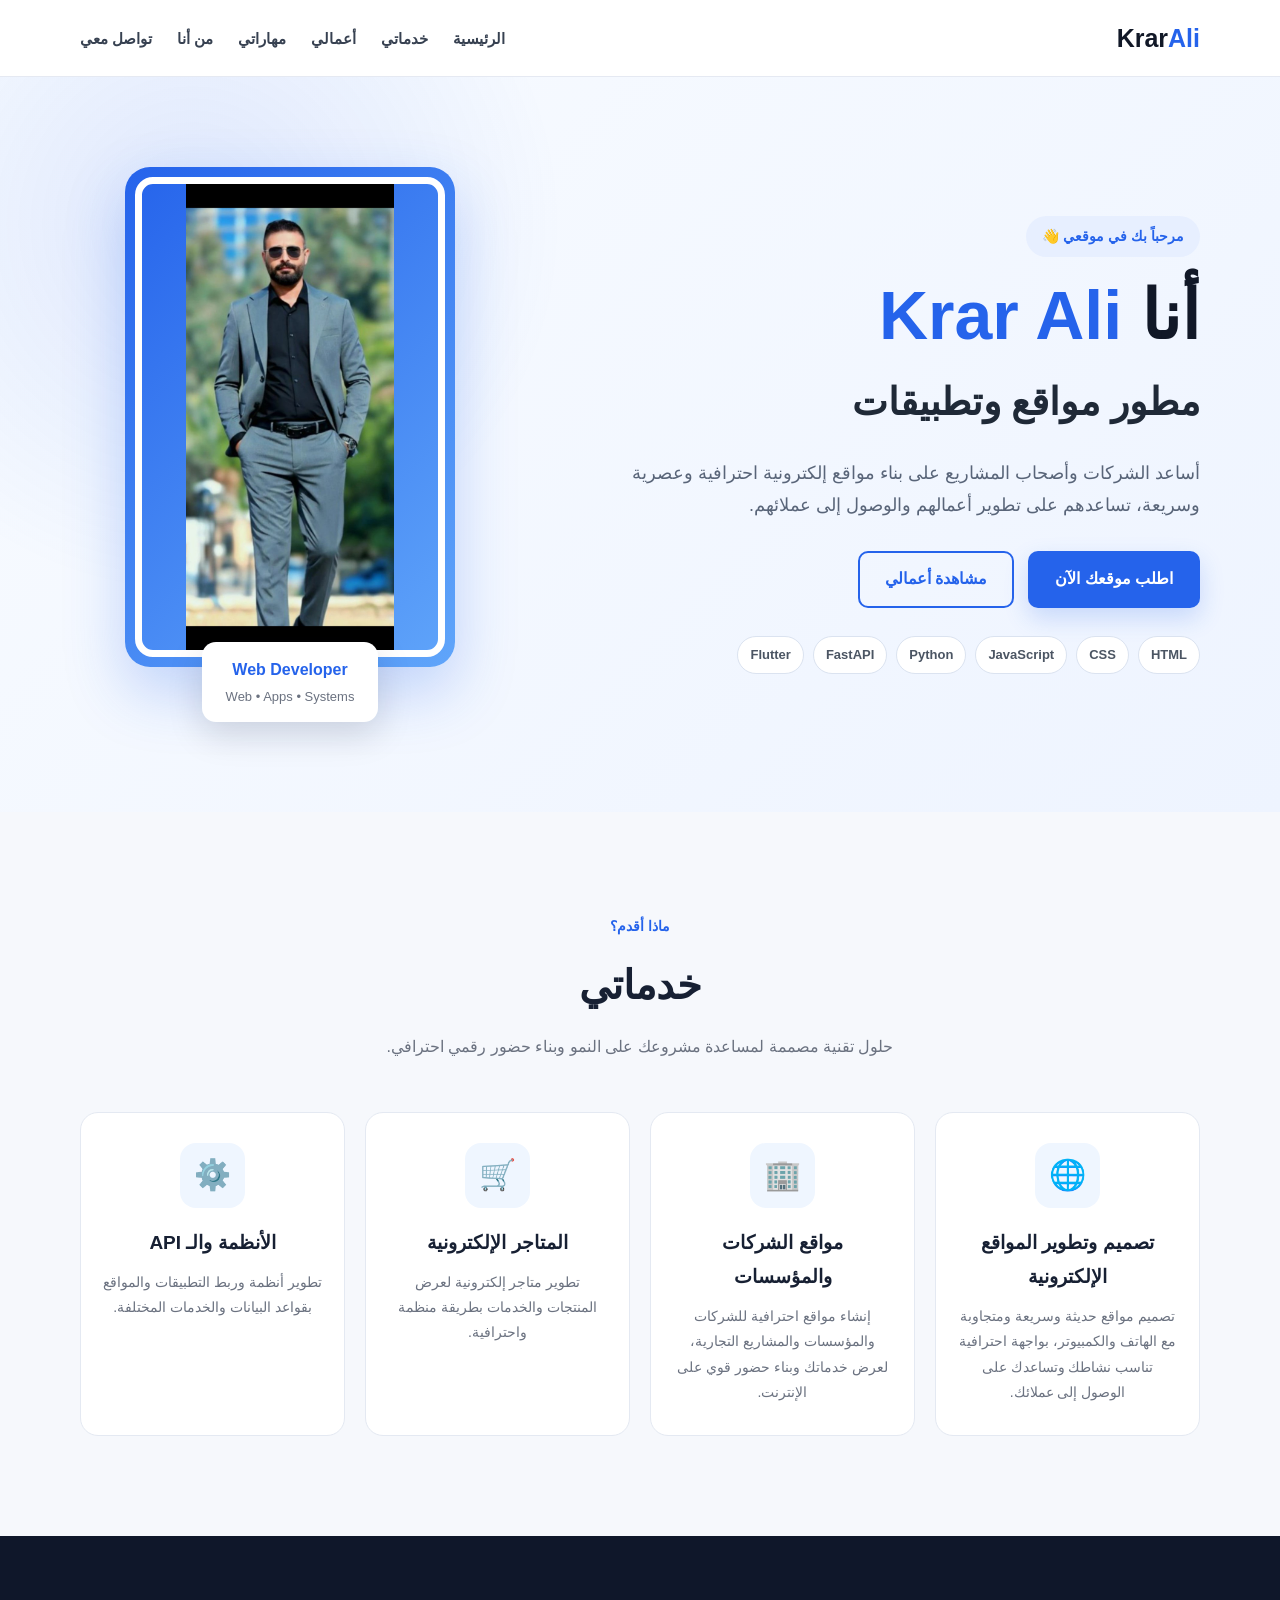
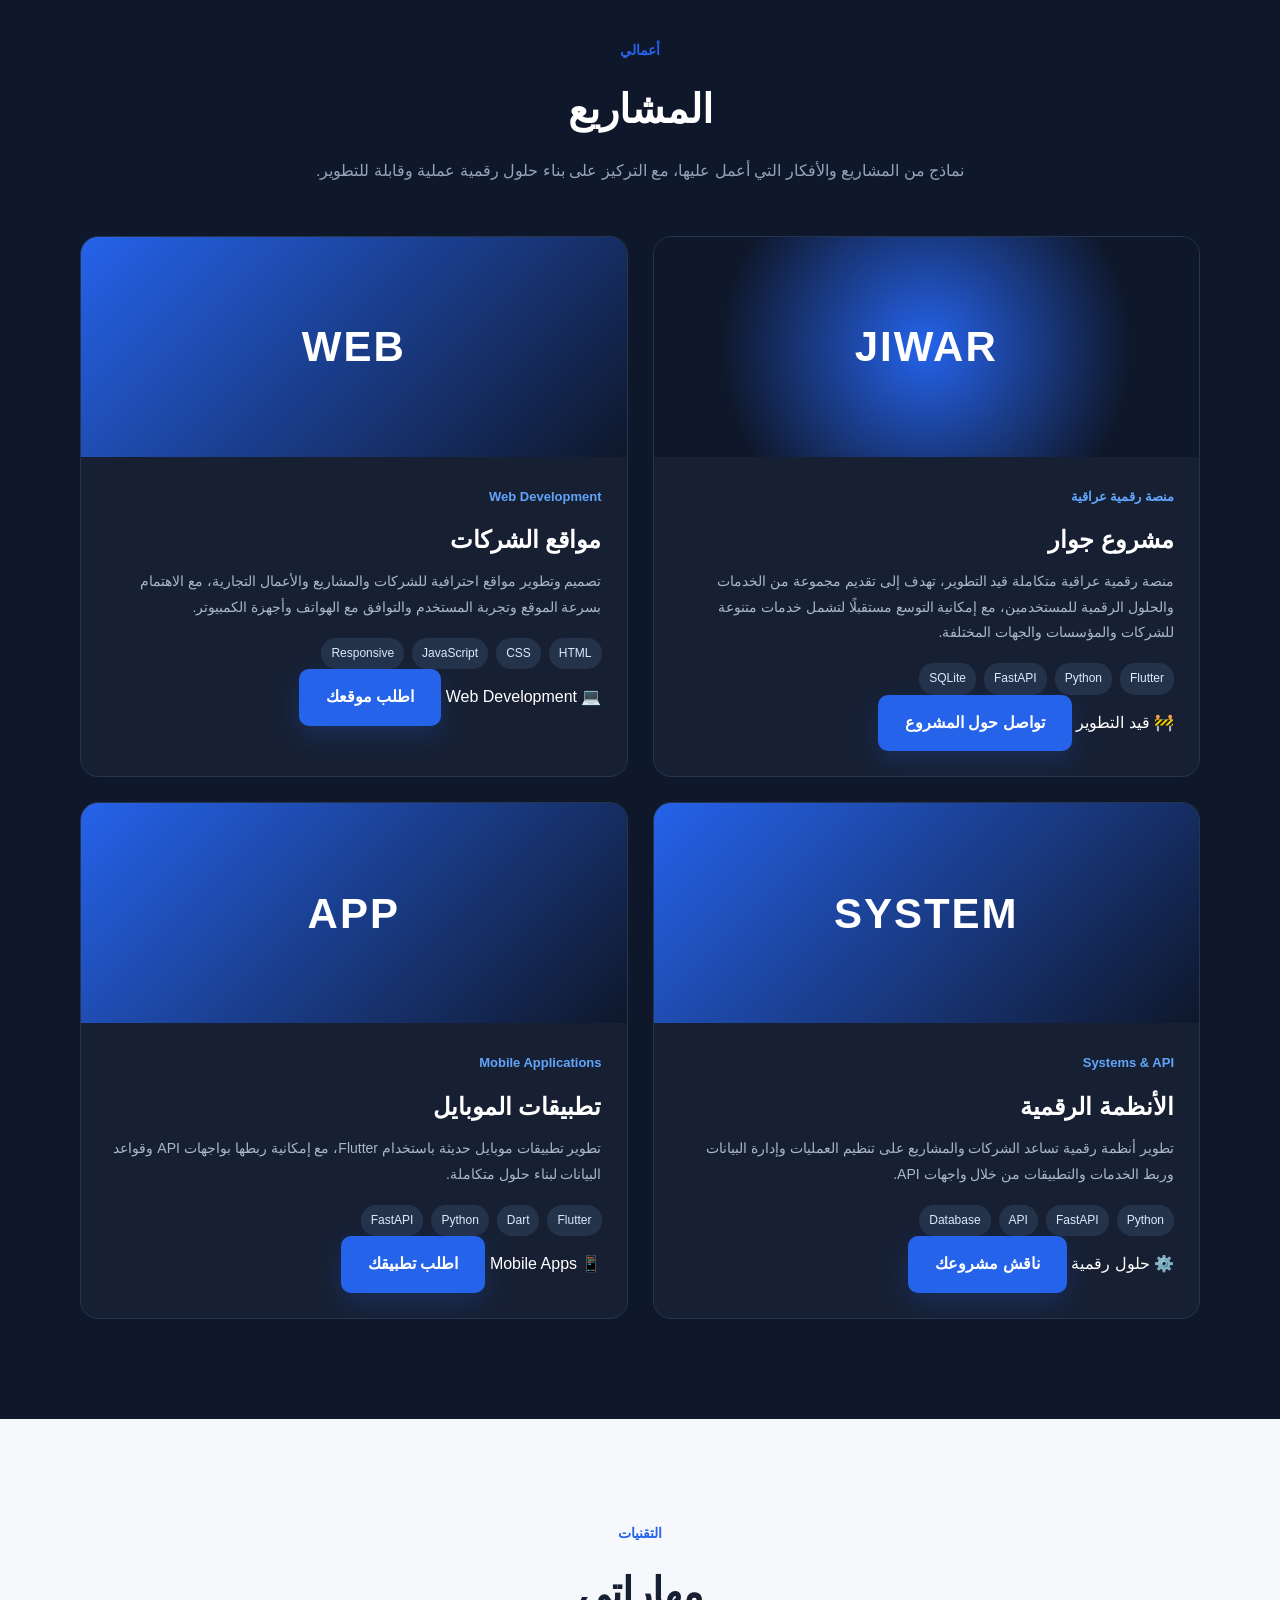
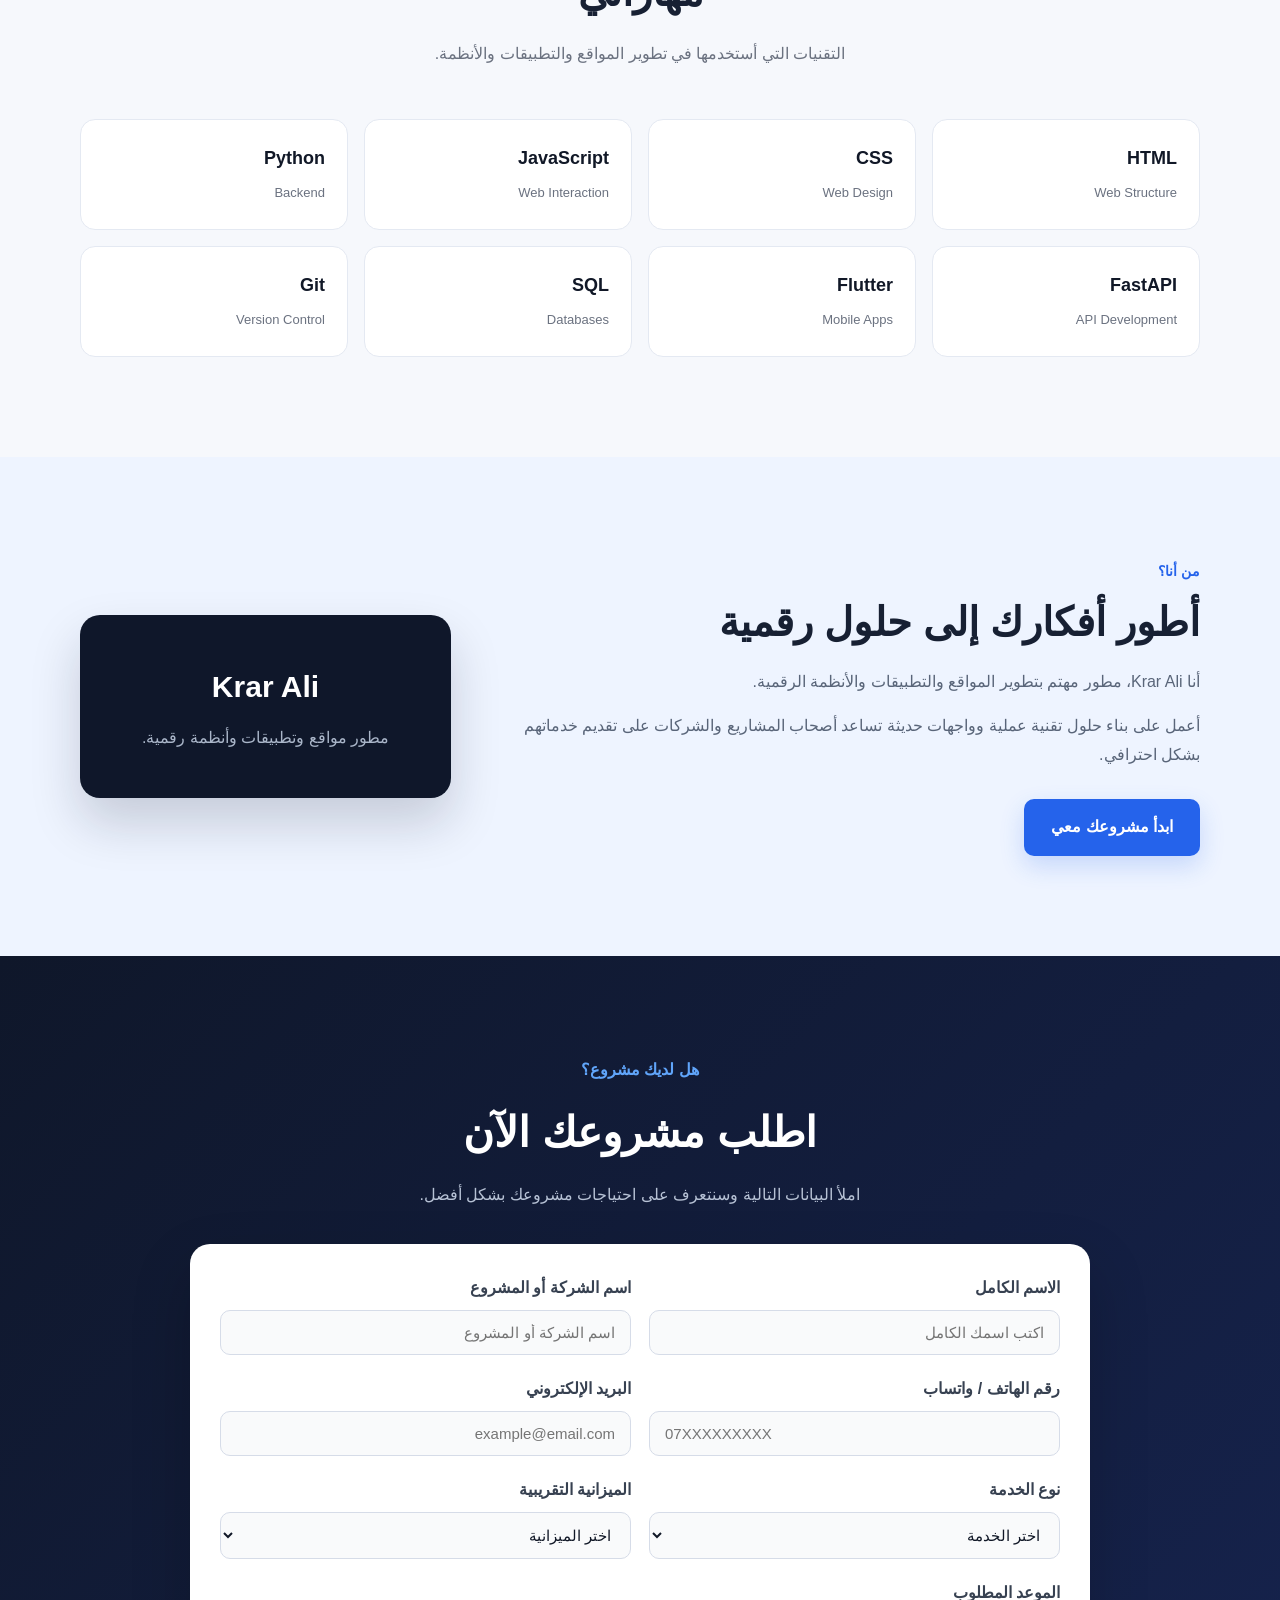
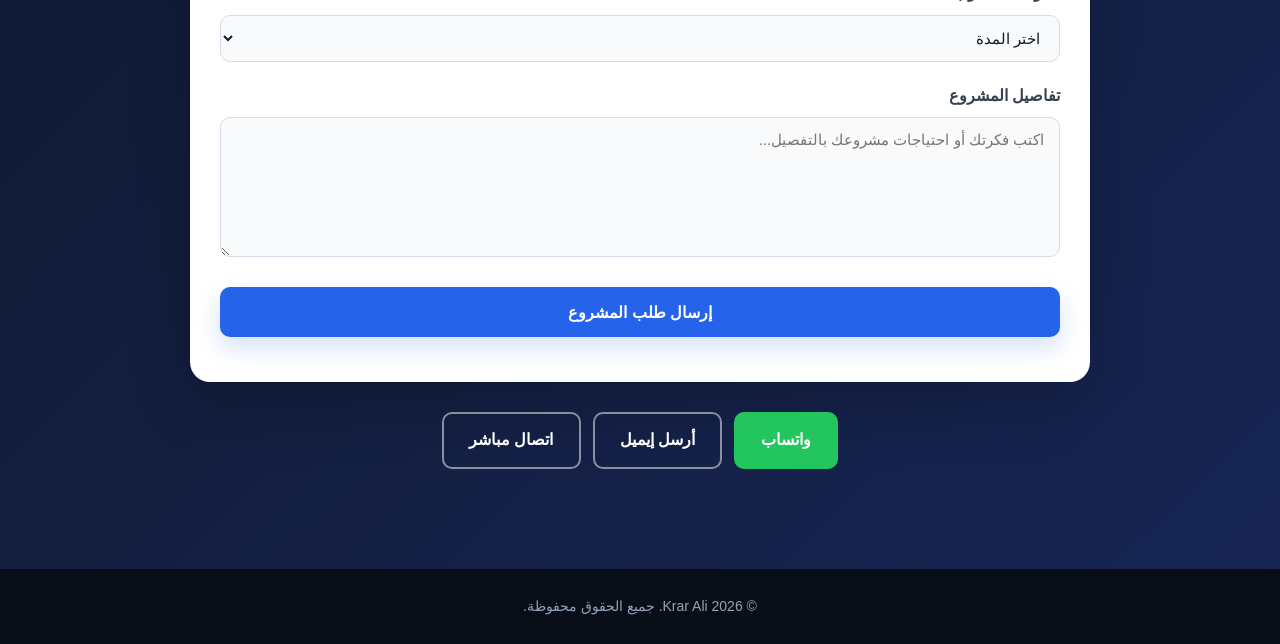
<file: index.html>
<!DOCTYPE html>
<html lang="ar" dir="rtl">

<head>
    <meta charset="UTF-8">
    <meta name="viewport" content="width=device-width, initial-scale=1.0">

    <meta
        name="description"
        content="Krar Ali - مطور مواقع وتطبيقات وأنظمة رقمية. تصميم وتطوير مواقع الشركات والمتاجر والأنظمة والتطبيقات."
    >

    <meta name="author" content="Krar Ali">

    <title>Krar Ali | مطور مواقع وتطبيقات</title>

    <link rel="stylesheet" href="style.css">
</head>

<body>

    <!-- Header -->
    <header class="header">
        <div class="container nav-container">

            <a href="#home" class="logo">
                Krar<span>Ali</span>
            </a>

            <nav class="navbar">
                <a href="#home">الرئيسية</a>
                <a href="#services">خدماتي</a>
                <a href="#projects">أعمالي</a>
                <a href="#skills">مهاراتي</a>
                <a href="#about">من أنا</a>
                <a href="#contact">تواصل معي</a>
            </nav>

        </div>
    </header>


    <main>

        <!-- Hero -->
        <section id="home" class="hero">

            <div class="container hero-container">

                <div class="hero-content">

                    <span class="hero-small-title">
                        مرحباً بك في موقعي 👋
                    </span>

                    <h1>
                        أنا <span>Krar Ali</span>
                    </h1>

                    <h2>
                        مطور مواقع وتطبيقات
                    </h2>

                    <p class="hero-description">
                        أساعد الشركات وأصحاب المشاريع على بناء
                        مواقع إلكترونية احترافية وعصرية وسريعة،
                        تساعدهم على تطوير أعمالهم والوصول إلى عملائهم.
                    </p>

                    <div class="hero-buttons">

                        <a href="#contact" class="btn btn-primary">
                            اطلب موقعك الآن
                        </a>

                        <a href="#projects" class="btn btn-outline">
                            مشاهدة أعمالي
                        </a>

                    </div>

                    <div class="hero-tech">
                        <span>HTML</span>
                        <span>CSS</span>
                        <span>JavaScript</span>
                        <span>Python</span>
                        <span>FastAPI</span>
                        <span>Flutter</span>
                    </div>

                </div>


                <div class="hero-profile">

                    <div class="profile-frame">

                        <img
                            src="images/23617.jpg"
                            alt="Krar Ali - مطور مواقع وتطبيقات"
                            class="profile-image"
                        >

                    </div>

                    <div class="profile-badge">

                        <strong>
                            Web Developer
                        </strong>

                        <span>
                            Web • Apps • Systems
                        </span>

                    </div>

                </div>

            </div>

        </section>


        <!-- Services -->
        <section id="services" class="section">

            <div class="container">

                <div class="section-title">

                    <span>
                        ماذا أقدم؟
                    </span>

                    <h2>
                        خدماتي
                    </h2>

                    <p>
                        حلول تقنية مصممة لمساعدة مشروعك على النمو
                        وبناء حضور رقمي احترافي.
                    </p>

                </div>


                <div class="services-grid">

                    <!-- الخدمة الأولى -->
                    <article class="service-card">

                        <div class="service-icon">
                            🌐
                        </div>

                        <h3>
                            تصميم وتطوير المواقع الإلكترونية
                        </h3>

                        <p>
                            تصميم مواقع حديثة وسريعة ومتجاوبة مع الهاتف والكمبيوتر،
                            بواجهة احترافية تناسب نشاطك وتساعدك على الوصول إلى عملائك.
                        </p>

                    </article>


                    <!-- الخدمة الثانية -->
                    <article class="service-card">

                        <div class="service-icon">
                            🏢
                        </div>

                        <h3>
                            مواقع الشركات والمؤسسات
                        </h3>

                        <p>
                            إنشاء مواقع احترافية للشركات والمؤسسات والمشاريع التجارية،
                            لعرض خدماتك وبناء حضور قوي على الإنترنت.
                        </p>

                    </article>


                    <!-- الخدمة الثالثة -->
                    <article class="service-card">

                        <div class="service-icon">
                            🛒
                        </div>

                        <h3>
                            المتاجر الإلكترونية
                        </h3>

                        <p>
                            تطوير متاجر إلكترونية لعرض المنتجات
                            والخدمات بطريقة منظمة واحترافية.
                        </p>

                    </article>


                    <!-- الخدمة الرابعة -->
                    <article class="service-card">

                        <div class="service-icon">
                            ⚙️
                        </div>

                        <h3>
                            الأنظمة والـ API
                        </h3>

                        <p>
                            تطوير أنظمة وربط التطبيقات والمواقع
                            بقواعد البيانات والخدمات المختلفة.
                        </p>

                    </article>

                </div>

            </div>

        </section>


        <!-- Projects -->
        <section id="projects" class="section section-dark">

            <div class="container">

                <div class="section-title">

                    <span>
                        أعمالي
                    </span>

                    <h2>
                        المشاريع
                    </h2>

                    <p>
                        نماذج من المشاريع والأفكار التي أعمل عليها،
                        مع التركيز على بناء حلول رقمية عملية وقابلة للتطوير.
                    </p>

                </div>


                <div class="projects-grid">

                    <!-- مشروع جوار -->
                    <article class="project-card">

                        <div class="project-image project-jiwar">

                            <span>
                                JIWAR
                            </span>

                        </div>


                        <div class="project-content">

                            <span class="project-category">
                                منصة رقمية عراقية
                            </span>

                            <h3>
                                مشروع جوار
                            </h3>

                            <p>
                                منصة رقمية عراقية متكاملة قيد التطوير،
                                تهدف إلى تقديم مجموعة من الخدمات والحلول
                                الرقمية للمستخدمين، مع إمكانية التوسع
                                مستقبلًا لتشمل خدمات متنوعة للشركات
                                والمؤسسات والجهات المختلفة.
                            </p>

                            <div class="project-tags">

                                <span>
                                    Flutter
                                </span>

                                <span>
                                    Python
                                </span>

                                <span>
                                    FastAPI
                                </span>

                                <span>
                                    SQLite
                                </span>

                            </div>

                            <div class="project-actions">

                                <span class="project-status">
                                    🚧 قيد التطوير
                                </span>

                                <a
                                    href="#contact"
                                    class="btn btn-primary"
                                >
                                    تواصل حول المشروع
                                </a>

                            </div>

                        </div>

                    </article>


                    <!-- مواقع الشركات -->
                    <article class="project-card">

                        <div class="project-image">

                            <span>
                                WEB
                            </span>

                        </div>


                        <div class="project-content">

                            <span class="project-category">
                                Web Development
                            </span>

                            <h3>
                                مواقع الشركات
                            </h3>

                            <p>
                                تصميم وتطوير مواقع احترافية للشركات
                                والمشاريع والأعمال التجارية، مع الاهتمام
                                بسرعة الموقع وتجربة المستخدم والتوافق
                                مع الهواتف وأجهزة الكمبيوتر.
                            </p>

                            <div class="project-tags">

                                <span>
                                    HTML
                                </span>

                                <span>
                                    CSS
                                </span>

                                <span>
                                    JavaScript
                                </span>

                                <span>
                                    Responsive
                                </span>

                            </div>

                            <div class="project-actions">

                                <span class="project-status">
                                    💻 Web Development
                                </span>

                                <a
                                    href="#contact"
                                    class="btn btn-primary"
                                >
                                    اطلب موقعك
                                </a>

                            </div>

                        </div>

                    </article>


                    <!-- مشروع ثالث -->
                    <article class="project-card">

                        <div class="project-image">

                            <span>
                                SYSTEM
                            </span>

                        </div>


                        <div class="project-content">

                            <span class="project-category">
                                Systems & API
                            </span>

                            <h3>
                                الأنظمة الرقمية
                            </h3>

                            <p>
                                تطوير أنظمة رقمية تساعد الشركات والمشاريع
                                على تنظيم العمليات وإدارة البيانات وربط
                                الخدمات والتطبيقات من خلال واجهات API.
                            </p>

                            <div class="project-tags">

                                <span>
                                    Python
                                </span>

                                <span>
                                    FastAPI
                                </span>

                                <span>
                                    API
                                </span>

                                <span>
                                    Database
                                </span>

                            </div>

                            <div class="project-actions">

                                <span class="project-status">
                                    ⚙️ حلول رقمية
                                </span>

                                <a
                                    href="#contact"
                                    class="btn btn-primary"
                                >
                                    ناقش مشروعك
                                </a>

                            </div>

                        </div>

                    </article>


                    <!-- مشروع رابع -->
                    <article class="project-card">

                        <div class="project-image">

                            <span>
                                APP
                            </span>

                        </div>


                        <div class="project-content">

                            <span class="project-category">
                                Mobile Applications
                            </span>

                            <h3>
                                تطبيقات الموبايل
                            </h3>

                            <p>
                                تطوير تطبيقات موبايل حديثة باستخدام Flutter،
                                مع إمكانية ربطها بواجهات API وقواعد البيانات
                                لبناء حلول متكاملة.
                            </p>

                            <div class="project-tags">

                                <span>
                                    Flutter
                                </span>

                                <span>
                                    Dart
                                </span>

                                <span>
                                    Python
                                </span>

                                <span>
                                    FastAPI
                                </span>

                            </div>

                            <div class="project-actions">

                                <span class="project-status">
                                    📱 Mobile Apps
                                </span>

                                <a
                                    href="#contact"
                                    class="btn btn-primary"
                                >
                                    اطلب تطبيقك
                                </a>

                            </div>

                        </div>

                    </article>

                </div>

            </div>

        </section>


        <!-- Skills -->
        <section id="skills" class="section">

            <div class="container">

                <div class="section-title">

                    <span>
                        التقنيات
                    </span>

                    <h2>
                        مهاراتي
                    </h2>

                    <p>
                        التقنيات التي أستخدمها في تطوير المواقع
                        والتطبيقات والأنظمة.
                    </p>

                </div>


                <div class="skills-grid">

                    <div class="skill">
                        <strong>HTML</strong>
                        <span>Web Structure</span>
                    </div>

                    <div class="skill">
                        <strong>CSS</strong>
                        <span>Web Design</span>
                    </div>

                    <div class="skill">
                        <strong>JavaScript</strong>
                        <span>Web Interaction</span>
                    </div>

                    <div class="skill">
                        <strong>Python</strong>
                        <span>Backend</span>
                    </div>

                    <div class="skill">
                        <strong>FastAPI</strong>
                        <span>API Development</span>
                    </div>

                    <div class="skill">
                        <strong>Flutter</strong>
                        <span>Mobile Apps</span>
                    </div>

                    <div class="skill">
                        <strong>SQL</strong>
                        <span>Databases</span>
                    </div>

                    <div class="skill">
                        <strong>Git</strong>
                        <span>Version Control</span>
                    </div>

                </div>

            </div>

        </section>


        <!-- About -->
        <section id="about" class="section about-section">

            <div class="container about-container">

                <div class="about-content">

                    <span class="section-label">
                        من أنا؟
                    </span>

                    <h2>
                        أطور أفكارك إلى حلول رقمية
                    </h2>

                    <p>
                        أنا Krar Ali، مطور مهتم بتطوير المواقع
                        والتطبيقات والأنظمة الرقمية.
                    </p>

                    <p>
                        أعمل على بناء حلول تقنية عملية وواجهات
                        حديثة تساعد أصحاب المشاريع والشركات
                        على تقديم خدماتهم بشكل احترافي.
                    </p>

                    <a href="#contact" class="btn btn-primary">
                        ابدأ مشروعك معي
                    </a>

                </div>


                <div class="about-box">

                    <h3>
                        Krar Ali
                    </h3>

                    <p>
                        مطور مواقع وتطبيقات وأنظمة رقمية.
                    </p>

                </div>

            </div>

        </section>


        <!-- Contact -->
        <section id="contact" class="contact-section">

            <div class="container">

                <div class="contact-content">

                    <span>
                        هل لديك مشروع؟
                    </span>

                    <h2>
                        اطلب مشروعك الآن
                    </h2>

                    <p>
                        املأ البيانات التالية وسنتعرف على احتياجات
                        مشروعك بشكل أفضل.
                    </p>


                    <form
                        class="project-form"
                        id="projectForm"
                    >

                        <div class="form-row">

                            <div class="form-group">

                                <label for="fullName">
                                    الاسم الكامل
                                </label>

                                <input
                                    type="text"
                                    id="fullName"
                                    name="fullName"
                                    placeholder="اكتب اسمك الكامل"
                                    required
                                >

                            </div>


                            <div class="form-group">

                                <label for="companyName">
                                    اسم الشركة أو المشروع
                                </label>

                                <input
                                    type="text"
                                    id="companyName"
                                    name="companyName"
                                    placeholder="اسم الشركة أو المشروع"
                                >

                            </div>

                        </div>


                        <div class="form-row">

                            <div class="form-group">

                                <label for="phone">
                                    رقم الهاتف / واتساب
                                </label>

                                <input
                                    type="tel"
                                    id="phone"
                                    name="phone"
                                    placeholder="07XXXXXXXXX"
                                    required
                                >

                            </div>


                            <div class="form-group">

                                <label for="email">
                                    البريد الإلكتروني
                                </label>

                                <input
                                    type="email"
                                    id="email"
                                    name="email"
                                    placeholder="example@email.com"
                                >

                            </div>

                        </div>


                        <div class="form-row">

                            <div class="form-group">

                                <label for="service">
                                    نوع الخدمة
                                </label>

                                <select
                                    id="service"
                                    name="service"
                                    required
                                >

                                    <option value="">
                                        اختر الخدمة
                                    </option>

                                    <option value="website">
                                        تصميم موقع إلكتروني
                                    </option>

                                    <option value="company-website">
                                        موقع شركة
                                    </option>

                                    <option value="ecommerce">
                                        متجر إلكتروني
                                    </option>

                                    <option value="application">
                                        تطبيق موبايل
                                    </option>

                                    <option value="system">
                                        نظام إداري
                                    </option>

                                    <option value="api">
                                        API وربط أنظمة
                                    </option>

                                    <option value="other">
                                        خدمة أخرى
                                    </option>

                                </select>

                            </div>


                            <div class="form-group">

                                <label for="budget">
                                    الميزانية التقريبية
                                </label>

                                <select
                                    id="budget"
                                    name="budget"
                                >

                                    <option value="">
                                        اختر الميزانية
                                    </option>

                                    <option value="under-500">
                                        أقل من 500 ألف دينار
                                    </option>

                                    <option value="500-1000">
                                        500 ألف - 1 مليون دينار
                                    </option>

                                    <option value="1000-2500">
                                        1 - 2.5 مليون دينار
                                    </option>

                                    <option value="2500-5000">
                                        2.5 - 5 مليون دينار
                                    </option>

                                    <option value="over-5000">
                                        أكثر من 5 مليون دينار
                                    </option>

                                    <option value="unknown">
                                        لا أعرف حالياً
                                    </option>

                                </select>

                            </div>

                        </div>


                        <div class="form-group">

                            <label for="deadline">
                                الموعد المطلوب
                            </label>

                            <select
                                id="deadline"
                                name="deadline"
                            >

                                <option value="">
                                    اختر المدة
                                </option>

                                <option value="urgent">
                                    بأسرع وقت ممكن
                                </option>

                                <option value="1-2-weeks">
                                    خلال أسبوع إلى أسبوعين
                                </option>

                                <option value="2-4-weeks">
                                    خلال أسبوعين إلى شهر
                                </option>

                                <option value="1-3-months">
                                    خلال شهر إلى ثلاثة أشهر
                                </option>

                                <option value="flexible">
                                    الموعد مرن
                                </option>

                            </select>

                        </div>


                        <div class="form-group">

                            <label for="projectDetails">
                                تفاصيل المشروع
                            </label>

                            <textarea
                                id="projectDetails"
                                name="projectDetails"
                                rows="6"
                                placeholder="اكتب فكرتك أو احتياجات مشروعك بالتفصيل..."
                                required
                            ></textarea>

                        </div>


                        <button
                            type="submit"
                            class="btn btn-primary form-submit"
                        >
                            إرسال طلب المشروع
                        </button>


                        <p
                            id="formMessage"
                            class="form-message"
                        ></p>

                    </form>


                    <div class="contact-buttons">

                        <a
                            href="https://wa.me/9647760785695"
                            target="_blank"
                            rel="noopener noreferrer"
                            class="btn btn-whatsapp"
                        >
                            واتساب
                        </a>


                        <a
                            href="mailto:kraralihussein4@gmail.com"
                            class="btn btn-outline-light"
                        >
                            أرسل إيميل
                        </a>


                        <a
                            href="tel:+9647760785695"
                            class="btn btn-outline-light"
                        >
                            اتصال مباشر
                        </a>

                    </div>

                </div>

            </div>

        </section>

    </main>


    <!-- Footer -->
    <footer class="footer">

        <div class="container">

            <p>
                © 2026 Krar Ali. جميع الحقوق محفوظة.
            </p>

        </div>

    </footer>


    <script src="script.js"></script>

</body>

</html>
</file>
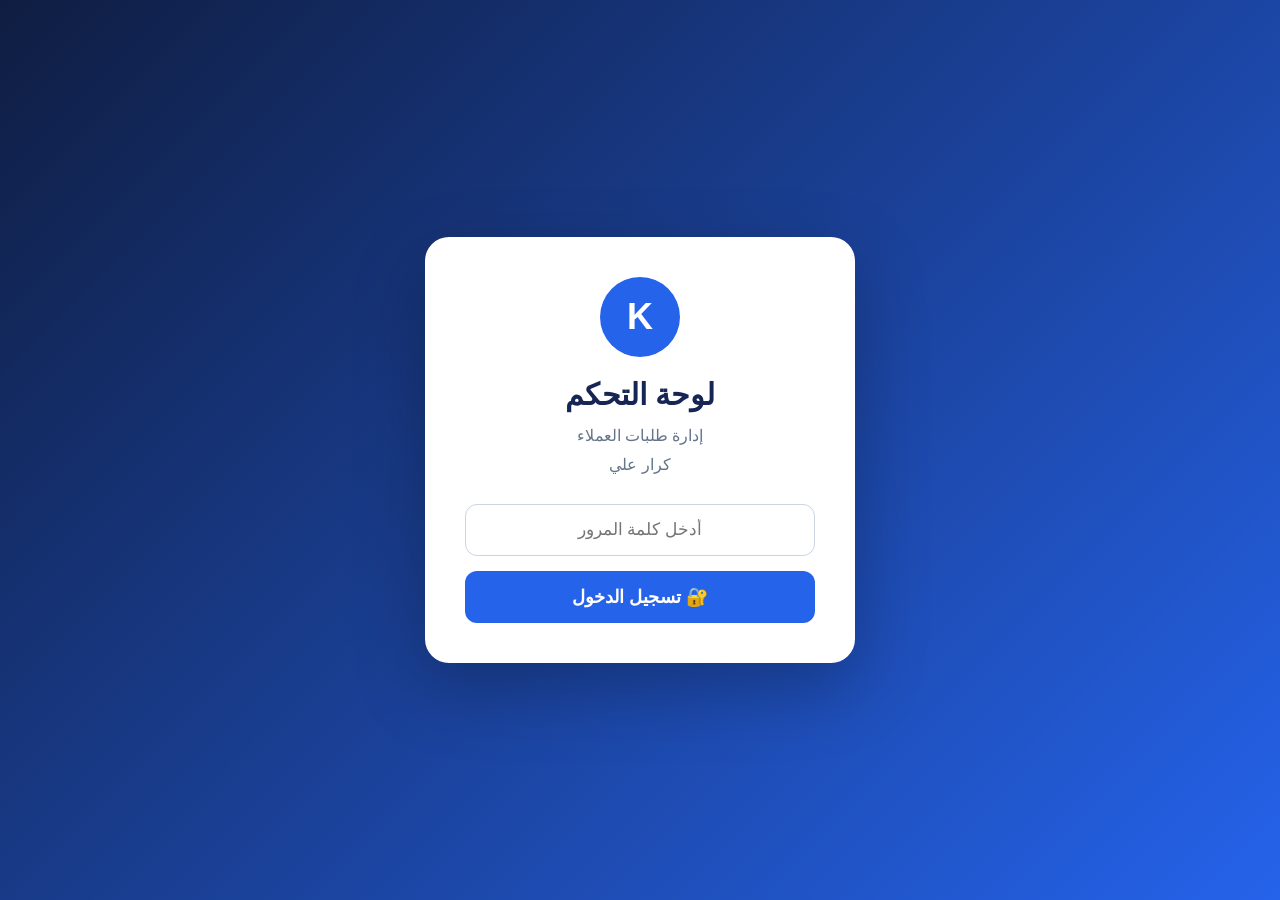
<file: admin.html>
<!DOCTYPE html>
<html lang="ar" dir="rtl">

<head>
    <meta charset="UTF-8">
    <meta name="viewport" content="width=device-width, initial-scale=1.0">

    <title>لوحة التحكم | كرار علي</title>

    <style>

        * {
            box-sizing: border-box;
            margin: 0;
            padding: 0;
        }

        body {
            font-family: Tahoma, Arial, sans-serif;
            background: #f1f5f9;
            color: #172554;
            min-height: 100vh;
        }

        button,
        input,
        select {
            font-family: inherit;
        }

        /* =========================
           LOGIN
        ========================= */

        #loginPage {
            min-height: 100vh;
            display: flex;
            align-items: center;
            justify-content: center;
            padding: 20px;

            background:
                linear-gradient(
                    135deg,
                    #0f1d41,
                    #2563eb
                );
        }

        .login-box {
            width: 100%;
            max-width: 430px;

            background: white;
            padding: 40px;

            border-radius: 24px;

            box-shadow:
                0 25px 70px
                rgba(0,0,0,.25);

            text-align: center;
        }

        .login-logo {
            width: 80px;
            height: 80px;

            margin: 0 auto 20px;

            border-radius: 50%;

            background: #2563eb;
            color: white;

            display: flex;
            align-items: center;
            justify-content: center;

            font-size: 36px;
            font-weight: bold;
        }

        .login-box h1 {
            margin-bottom: 10px;
            font-size: 30px;
        }

        .login-box p {
            color: #64748b;
            line-height: 1.8;
            margin-bottom: 25px;
        }

        .login-box input {
            width: 100%;

            padding: 15px;

            border: 1px solid #cbd5e1;
            border-radius: 12px;

            font-size: 17px;
            text-align: center;

            outline: none;
            margin-bottom: 15px;
        }

        .login-box input:focus {
            border-color: #2563eb;

            box-shadow:
                0 0 0 3px
                rgba(37,99,235,.12);
        }

        .login-btn {
            width: 100%;

            padding: 15px;

            border: none;
            border-radius: 12px;

            background: #2563eb;
            color: white;

            font-size: 18px;
            font-weight: bold;

            cursor: pointer;
        }

        .login-btn:hover {
            background: #1d4ed8;
        }

        #loginError {
            display: none;

            margin-top: 15px;

            color: #dc2626;
        }


        /* =========================
           DASHBOARD
        ========================= */

        #dashboard {
            display: none;
        }


        /* =========================
           HEADER
        ========================= */

        .header {
            background: #101d40;
            color: white;

            padding: 18px 5%;

            display: flex;
            align-items: center;
            justify-content: space-between;

            gap: 20px;

            box-shadow:
                0 3px 15px
                rgba(0,0,0,.15);
        }

        .brand h1 {
            font-size: 29px;
            margin-bottom: 5px;
        }

        .brand p {
            color: #cbd5e1;
            font-size: 14px;
        }

        .header-right {
            display: flex;
            align-items: center;
            gap: 15px;
        }

        .system-status {
            display: flex;
            align-items: center;
            gap: 8px;

            color: #dcfce7;
        }

        .status-dot {
            width: 12px;
            height: 12px;

            border-radius: 50%;

            background: #22c55e;

            box-shadow:
                0 0 10px
                rgba(34,197,94,.8);
        }

        .logout-btn {
            border: none;

            background: #b91c1c;
            color: white;

            padding: 11px 18px;

            border-radius: 10px;

            cursor: pointer;

            font-weight: bold;
        }

        .logout-btn:hover {
            background: #991b1b;
        }


        /* =========================
           MAIN
        ========================= */

        .container {
            width: 92%;
            max-width: 1550px;

            margin: 30px auto;
        }


        /* =========================
           ALERT
        ========================= */

        #newRequestAlert {
            display: none;

            background: #2563eb;
            color: white;

            padding: 17px 22px;

            border-radius: 14px;

            margin-bottom: 22px;

            align-items: center;
            justify-content: space-between;

            box-shadow:
                0 8px 25px
                rgba(37,99,235,.25);
        }

        .alert-content {
            display: flex;
            align-items: center;
            gap: 12px;

            font-weight: bold;
        }

        .alert-icon {
            font-size: 25px;
        }

        .alert-close {
            width: 34px;
            height: 34px;

            border: none;
            border-radius: 50%;

            background:
                rgba(255,255,255,.2);

            color: white;

            font-size: 22px;

            cursor: pointer;
        }


        /* =========================
           MESSAGE
        ========================= */

        .message {
            display: none;

            padding: 14px;

            border-radius: 10px;

            margin-bottom: 18px;

            text-align: center;

            font-weight: bold;
        }

        .message.success {
            display: block;

            background: #dcfce7;
            color: #166534;
        }

        .message.error {
            display: block;

            background: #fee2e2;
            color: #991b1b;
        }


        /* =========================
           STATS
        ========================= */

        .stats {
            display: grid;

            grid-template-columns:
                repeat(4, 1fr);

            gap: 20px;

            margin-bottom: 25px;
        }

        .stat-card {
            background: white;

            border-radius: 18px;

            padding: 24px;

            box-shadow:
                0 7px 25px
                rgba(15,23,42,.08);

            border-top:
                4px solid #2563eb;
        }

        .stat-title {
            color: #64748b;

            margin-bottom: 12px;

            font-size: 16px;
        }

        .stat-number {
            color: #2563eb;

            font-size: 36px;

            font-weight: bold;
        }


        /* =========================
           PANEL
        ========================= */

        .panel {
            background: white;

            border-radius: 20px;

            padding: 25px;

            box-shadow:
                0 8px 30px
                rgba(15,23,42,.08);
        }

        .panel-header {
            display: flex;

            justify-content: space-between;
            align-items: center;

            gap: 15px;

            flex-wrap: wrap;

            margin-bottom: 22px;
        }

        .panel-header h2 {
            font-size: 27px;
        }


        /* =========================
           TOOLS
        ========================= */

        .tools {
            display: flex;

            gap: 10px;

            flex-wrap: wrap;
        }

        .search,
        .filter {
            padding: 12px 15px;

            border:
                1px solid #cbd5e1;

            border-radius: 10px;

            outline: none;

            font-size: 15px;

            background: white;
        }

        .search {
            width: 290px;
        }

        .filter {
            width: 190px;

            cursor: pointer;
        }

        .search:focus,
        .filter:focus {
            border-color: #2563eb;
        }


        /* =========================
           BUTTONS
        ========================= */

        .refresh-btn,
        .backup-btn {
            border: none;

            color: white;

            border-radius: 10px;

            padding: 12px 18px;

            cursor: pointer;

            font-weight: bold;
        }

        .refresh-btn {
            background: #2563eb;
        }

        .refresh-btn:hover {
            background: #1d4ed8;
        }

        .backup-btn {
            background: #16a34a;
        }

        .backup-btn:hover {
            background: #15803d;
        }

        .backup-btn:disabled {
            opacity: .65;
            cursor: not-allowed;
        }


        /* =========================
           TABLE
        ========================= */

        .table-wrapper {
            width: 100%;
            overflow-x: auto;

            -webkit-overflow-scrolling:
                touch;
        }

        table {
            width: 100%;

            min-width: 1150px;

            border-collapse: collapse;
        }

        th {
            background: #eaf2ff;

            color: #173b8f;

            padding: 16px;

            text-align: right;

            font-size: 15px;
        }

        td {
            padding: 15px;

            border-bottom:
                1px solid #e2e8f0;

            vertical-align: middle;
        }

        tr:hover td {
            background: #f8fbff;
        }

        .customer-name {
            font-weight: bold;
            color: #172554;
        }

        .phone {
            direction: ltr;
            text-align: right;

            font-weight: bold;
        }

        .service {
            display: inline-block;

            background: #dbeafe;
            color: #1d4ed8;

            padding: 7px 12px;

            border-radius: 20px;

            font-weight: bold;
        }

        .details-text {
            max-width: 260px;

            line-height: 1.7;
        }

        .date {
            color: #64748b;

            white-space: nowrap;

            direction: ltr;

            text-align: right;
        }


        /* =========================
           STATUS
        ========================= */

        .status-select {
            min-width: 155px;

            padding: 10px;

            border-radius: 10px;

            border:
                1px solid #cbd5e1;

            outline: none;

            font-weight: bold;

            cursor: pointer;
        }

        .status-select.new {
            color: #1d4ed8;
            background: #eff6ff;
        }

        .status-select.contacted {
            color: #92400e;
            background: #fef3c7;
        }

        .status-select.in_progress {
            color: #6d28d9;
            background: #f3e8ff;
        }

        .status-select.completed {
            color: #166534;
            background: #dcfce7;
        }

        .status-select.cancelled {
            color: #991b1b;
            background: #fee2e2;
        }


        /* =========================
           ACTIONS
        ========================= */

        .actions {
            display: flex;

            gap: 7px;

            flex-wrap: wrap;
        }

        .action-btn {
            border: none;

            color: white;

            padding: 9px 12px;

            border-radius: 8px;

            cursor: pointer;

            font-weight: bold;
        }

        .view-btn {
            background: #2563eb;
        }

        .whatsapp-btn {
            background: #16a34a;
        }

        .delete-btn {
            background: #dc2626;
        }

        .action-btn:hover {
            opacity: .88;
        }


        /* =========================
           MODAL
        ========================= */

        .modal {
            display: none;

            position: fixed;

            inset: 0;

            z-index: 1000;

            background:
                rgba(15,23,42,.65);

            padding: 20px;

            overflow-y: auto;
        }

        .modal-box {
            position: relative;

            background: white;

            width: 100%;

            max-width: 700px;

            margin: 40px auto;

            border-radius: 22px;

            padding: 30px;

            box-shadow:
                0 25px 70px
                rgba(0,0,0,.25);
        }

        .modal-box h2 {
            color: #173b8f;

            margin-bottom: 20px;

            font-size: 28px;
        }

        .close {
            position: absolute;

            left: 20px;
            top: 18px;

            width: 42px;
            height: 42px;

            border: none;

            border-radius: 50%;

            background: #fee2e2;

            color: #dc2626;

            font-size: 24px;

            cursor: pointer;
        }

        .detail-row {
            padding: 15px 5px;

            border-bottom:
                1px solid #e2e8f0;
        }

        .detail-label {
            color: #64748b;

            font-size: 14px;

            margin-bottom: 7px;
        }

        .detail-value {
            color: #172554;

            font-size: 18px;

            font-weight: bold;

            word-break: break-word;

            line-height: 1.7;
        }

        .loading,
        .empty {
            text-align: center;

            padding: 45px;

            color: #64748b;

            font-size: 18px;
        }


        /* =====================================================
           TABLET
        ===================================================== */

        @media (max-width: 1100px) {

            .stats {
                grid-template-columns:
                    repeat(2, 1fr);
            }

            .header {
                flex-direction: column;

                align-items: flex-start;
            }

            .header-right {
                width: 100%;

                justify-content:
                    space-between;
            }

        }


        /* =====================================================
           MOBILE
        ===================================================== */

        @media (max-width: 700px) {

            body {
                overflow-x: hidden;
            }


            /* HEADER */

            .header {
                padding: 18px 14px;

                gap: 14px;
            }

            .brand {
                width: 100%;

                text-align: center;
            }

            .brand h1 {
                font-size: 25px;
            }

            .brand p {
                font-size: 13px;
            }

            .header-right {
                width: 100%;

                display: flex;

                justify-content:
                    space-between;

                align-items: center;

                gap: 8px;
            }

            .system-status {
                font-size: 13px;
            }

            .status-dot {
                width: 10px;
                height: 10px;
            }

            .logout-btn {
                padding: 10px 12px;

                font-size: 13px;
            }


            /* MAIN */

            .container {
                width: 94%;

                margin: 18px auto;
            }


            /* ALERT */

            #newRequestAlert {
                padding: 13px;

                font-size: 14px;

                gap: 10px;
            }

            .alert-content {
                gap: 7px;
            }


            /* STATS */

            .stats {
                grid-template-columns:
                    1fr 1fr;

                gap: 10px;

                margin-bottom: 18px;
            }

            .stat-card {
                padding: 17px 10px;

                border-radius: 15px;
            }

            .stat-title {
                font-size: 12px;

                margin-bottom: 8px;
            }

            .stat-number {
                font-size: 27px;
            }


            /* PANEL */

            .panel {
                padding: 14px;

                border-radius: 16px;
            }

            .panel-header {
                display: flex;

                flex-direction: column;

                align-items: stretch;

                margin-bottom: 17px;
            }

            .panel-header h2 {
                text-align: center;

                font-size: 24px;

                margin-bottom: 4px;
            }


            /* TOOLS */

            .tools {
                width: 100%;

                display: flex;

                flex-direction: column;

                gap: 9px;
            }

            .search,
            .filter,
            .refresh-btn,
            .backup-btn {
                width: 100%;

                min-width: 0;
            }

            .search,
            .filter {
                padding: 13px;

                font-size: 15px;
            }

            .refresh-btn,
            .backup-btn {
                padding: 13px;

                font-size: 15px;
            }


            /* TABLE */

            .table-wrapper {
                width: 100%;

                overflow-x: auto;

                border-radius: 10px;
            }

            table {
                min-width: 1050px;
            }

            th {
                padding: 13px 10px;

                font-size: 14px;
            }

            td {
                padding: 12px 10px;

                font-size: 14px;
            }


            /* ACTIONS */

            .actions {
                flex-direction: column;

                min-width: 110px;
            }

            .action-btn {
                width: 100%;

                white-space: nowrap;

                padding: 10px;
            }


            /* STATUS */

            .status-select {
                min-width: 145px;

                padding: 10px;
            }


            /* MODAL */

            .modal {
                padding: 10px;
            }

            .modal-box {
                margin: 15px auto;

                padding: 22px 16px;

                border-radius: 17px;
            }

            .modal-box h2 {
                font-size: 23px;

                padding-left: 35px;
            }

            .detail-value {
                font-size: 16px;
            }


            /* LOGIN */

            .login-box {
                padding: 30px 20px;

                border-radius: 20px;
            }

            .login-logo {
                width: 70px;
                height: 70px;

                font-size: 32px;
            }

            .login-box h1 {
                font-size: 26px;
            }

        }


        /* =====================================================
           SMALL PHONES
        ===================================================== */

        @media (max-width: 420px) {

            .stats {
                gap: 8px;
            }

            .stat-card {
                padding: 14px 8px;
            }

            .stat-title {
                font-size: 11px;
            }

            .stat-number {
                font-size: 24px;
            }

            .brand h1 {
                font-size: 22px;
            }

            .logout-btn {
                font-size: 12px;

                padding: 9px 10px;
            }

            .system-status {
                font-size: 12px;
            }

        }

    </style>

</head>


<body>


<!-- =====================================================
     LOGIN PAGE
===================================================== -->

<div id="loginPage">

    <div class="login-box">

        <div class="login-logo">
            K
        </div>

        <h1>
            لوحة التحكم
        </h1>

        <p>
            إدارة طلبات العملاء
            <br>
            كرار علي
        </p>

        <input
            type="password"
            id="password"
            placeholder="أدخل كلمة المرور"
            autocomplete="current-password"
        >

        <button
            class="login-btn"
            onclick="login()"
        >
            🔐 تسجيل الدخول
        </button>

        <div id="loginError">
            كلمة المرور غير صحيحة
        </div>

    </div>

</div>


<!-- =====================================================
     DASHBOARD
===================================================== -->

<div id="dashboard">


    <!-- HEADER -->

    <header class="header">

        <div class="brand">

            <h1>
                لوحة التحكم
            </h1>

            <p>
                إدارة طلبات العملاء - كرار علي
            </p>

        </div>


        <div class="header-right">

            <div class="system-status">

                <span
                    id="statusDot"
                    class="status-dot"
                ></span>

                <span id="systemStatus">
                    النظام يعمل
                </span>

            </div>


            <button
                class="logout-btn"
                onclick="logout()"
            >
                🚪 تسجيل الخروج
            </button>

        </div>

    </header>


    <!-- MAIN -->

    <main class="container">


        <!-- NEW REQUEST ALERT -->

        <div id="newRequestAlert">

            <div class="alert-content">

                <span class="alert-icon">
                    🔔
                </span>

                <span id="alertText">
                    وصل طلب جديد!
                </span>

            </div>


            <button
                class="alert-close"
                onclick="closeNewRequestAlert()"
            >
                ×
            </button>

        </div>


        <!-- MESSAGE -->

        <div
            id="message"
            class="message"
        ></div>


        <!-- STATISTICS -->

        <section class="stats">


            <div class="stat-card">

                <div class="stat-title">
                    إجمالي الطلبات
                </div>

                <div
                    id="totalRequests"
                    class="stat-number"
                >
                    0
                </div>

            </div>


            <div class="stat-card">

                <div class="stat-title">
                    طلبات اليوم
                </div>

                <div
                    id="todayRequests"
                    class="stat-number"
                >
                    0
                </div>

            </div>


            <div class="stat-card">

                <div class="stat-title">
                    آخر طلب
                </div>

                <div
                    id="lastRequest"
                    class="stat-number"
                >
                    -
                </div>

            </div>


            <div class="stat-card">

                <div class="stat-title">
                    حالة النظام
                </div>

                <div
                    id="systemText"
                    class="stat-number"
                    style="color:#16a34a;"
                >
                    يعمل
                </div>

            </div>


        </section>


        <!-- REQUESTS -->

        <section class="panel">


            <div class="panel-header">


                <h2>
                    طلبات العملاء
                </h2>


                <div class="tools">


                    <input
                        id="searchInput"
                        class="search"
                        type="text"
                        placeholder="🔎 ابحث بالاسم أو الهاتف أو الخدمة..."
                        oninput="filterRequests()"
                    >


                    <select
                        id="statusFilter"
                        class="filter"
                        onchange="filterRequests()"
                    >

                        <option value="all">
                            📋 كل الطلبات
                        </option>

                        <option value="new">
                            🆕 جديد
                        </option>

                        <option value="contacted">
                            📞 تم التواصل
                        </option>

                        <option value="in_progress">
                            ⚙️ قيد التنفيذ
                        </option>

                        <option value="completed">
                            ✅ مكتمل
                        </option>

                        <option value="cancelled">
                            ❌ ملغي
                        </option>

                    </select>


                    <button
                        class="refresh-btn"
                        onclick="loadDashboard()"
                    >
                        🔄 تحديث الطلبات
                    </button>


                    <button
                        id="backupBtn"
                        class="backup-btn"
                        onclick="createBackup()"
                    >
                        💾 إنشاء نسخة احتياطية
                    </button>


                </div>

            </div>


            <div
                id="tableArea"
                class="table-wrapper"
            >

                <div class="loading">
                    جاري تحميل الطلبات...
                </div>

            </div>


        </section>


    </main>

</div>


<!-- =====================================================
     DETAILS MODAL
===================================================== -->

<div
    id="detailsModal"
    class="modal"
>

    <div class="modal-box">


        <button
            class="close"
            onclick="closeModal()"
        >
            ×
        </button>


        <h2>
            تفاصيل الطلب
        </h2>


        <div
            id="detailsContent"
        ></div>


    </div>

</div>


<script>

"use strict";


/* =====================================================
   SETTINGS
===================================================== */

const API_URL = "";

let adminToken =
    localStorage.getItem(
        "krar_admin_token"
    );

let allRequests = [];

let previousRequestCount = null;

let previousLatestRequestId = null;

let notificationInterval = null;


/* =====================================================
   STATUS NAMES
===================================================== */

const STATUS_NAMES = {

    new:
        "🆕 جديد",

    contacted:
        "📞 تم التواصل",

    in_progress:
        "⚙️ قيد التنفيذ",

    completed:
        "✅ مكتمل",

    cancelled:
        "❌ ملغي"

};


/* =====================================================
   START
===================================================== */

document.addEventListener(
    "DOMContentLoaded",
    () => {

        if (adminToken) {

            showDashboard();

        } else {

            showLogin();

        }

    }
);


/* =====================================================
   LOGIN
===================================================== */

async function login() {

    const password =
        document
            .getElementById(
                "password"
            )
            .value
            .trim();


    if (!password) {

        showLoginError(
            "يرجى إدخال كلمة المرور"
        );

        return;

    }


    try {

        const response =
            await fetch(
                `${API_URL}/admin/login`,
                {

                    method: "POST",

                    headers: {
                        "Content-Type":
                            "application/json"
                    },

                    body:
                        JSON.stringify({
                            password:
                                password
                        })

                }
            );


        const result =
            await response.json();


        if (
            response.ok &&
            result.success
        ) {

            adminToken =
                result.token;


            localStorage.setItem(
                "krar_admin_token",
                adminToken
            );


            document
                .getElementById(
                    "password"
                )
                .value = "";


            showDashboard();


        } else {

            showLoginError(
                result.detail ||
                "كلمة المرور غير صحيحة"
            );

        }


    } catch (error) {

        console.error(error);

        showLoginError(
            "تعذر الاتصال بالخادم"
        );

    }

}


/* =====================================================
   LOGIN ERROR
===================================================== */

function showLoginError(message) {

    const error =
        document
            .getElementById(
                "loginError"
            );


    error.textContent =
        message;


    error.style.display =
        "block";

}


/* =====================================================
   SHOW LOGIN
===================================================== */

function showLogin() {

    document
        .getElementById(
            "loginPage"
        )
        .style.display =
        "flex";


    document
        .getElementById(
            "dashboard"
        )
        .style.display =
        "none";

}


/* =====================================================
   SHOW DASHBOARD
===================================================== */

function showDashboard() {

    document
        .getElementById(
            "loginPage"
        )
        .style.display =
        "none";


    document
        .getElementById(
            "dashboard"
        )
        .style.display =
        "block";


    loadDashboard();

    startNotifications();

}


/* =====================================================
   AUTH HEADERS
===================================================== */

function authHeaders() {

    return {

        "Authorization":
            `Bearer ${adminToken}`

    };

}


/* =====================================================
   LOGOUT
===================================================== */

async function logout() {

    try {

        if (adminToken) {

            await fetch(
                `${API_URL}/admin/logout`,
                {

                    method: "POST",

                    headers:
                        authHeaders()

                }
            );

        }

    } catch (error) {

        console.error(error);

    }


    localStorage.removeItem(
        "krar_admin_token"
    );


    adminToken = null;


    if (notificationInterval) {

        clearInterval(
            notificationInterval
        );

        notificationInterval =
            null;

    }


    showLogin();

}


/* =====================================================
   LOAD DASHBOARD
===================================================== */

async function loadDashboard() {

    try {

        const response =
            await fetch(
                `${API_URL}/project-requests`,
                {

                    method: "GET",

                    headers:
                        authHeaders()

                }
            );


        if (response.status === 401) {

            await logout();

            return;

        }


        const result =
            await response.json();


        if (!response.ok) {

            throw new Error(
                result.detail ||
                "حدث خطأ أثناء تحميل الطلبات"
            );

        }


        if (
            Array.isArray(result)
        ) {

            allRequests =
                result;

        } else {

            allRequests =
                result.requests ||
                result.data ||
                [];

        }


        renderRequests(
            allRequests
        );


        updateStatistics(
            allRequests
        );


        checkForNewRequests(
            allRequests
        );


        setSystemOnline();


    } catch (error) {

        console.error(error);

        setSystemOffline();

        showMessage(
            error.message ||
            "تعذر تحميل الطلبات",
            "error"
        );

    }

}


/* =====================================================
   BACKUP
===================================================== */

async function createBackup() {

    const button =
        document.getElementById(
            "backupBtn"
        );


    if (!button) {

        console.error(
            "زر النسخ الاحتياطي غير موجود"
        );

        return;

    }


    if (!adminToken) {

        showLogin();

        return;

    }


    const originalText =
        button.textContent;


    button.disabled = true;

    button.textContent =
        "⏳ جاري إنشاء النسخة...";


    try {

        const response =
            await fetch(
                `${API_URL}/admin/backup`,
                {

                    method: "POST",

                    headers:
                        authHeaders()

                }
            );


        let result = {};


        try {

            result =
                await response.json();

        } catch {

            result = {};

        }


        console.log(
            "Backup response:",
            response.status,
            result
        );


        if (response.status === 401) {

            await logout();

            return;

        }


        if (
            !response.ok ||
            result.success !== true
        ) {

            throw new Error(
                result.detail ||
                result.message ||
                "فشل إنشاء النسخة الاحتياطية"
            );

        }


        showMessage(
            `تم إنشاء النسخة الاحتياطية بنجاح 💾${
                result.filename
                    ? " - " + result.filename
                    : ""
            }`,
            "success"
        );


    } catch (error) {

        console.error(
            "Backup error:",
            error
        );


        showMessage(
            error.message ||
            "تعذر إنشاء النسخة الاحتياطية",
            "error"
        );


    } finally {

        button.disabled = false;

        button.textContent =
            originalText;

    }

}


/* =====================================================
   STATISTICS
===================================================== */

function updateStatistics(
    requests
) {

    document
        .getElementById(
            "totalRequests"
        )
        .textContent =
        requests.length;


    const today =
        new Date()
            .toISOString()
            .slice(0, 10);


    const todayRequests =
        requests.filter(
            request => {

                if (!request.created_at) {

                    return false;

                }


                return String(
                    request.created_at
                )
                    .slice(0, 10)
                    === today;

            }
        );


    document
        .getElementById(
            "todayRequests"
        )
        .textContent =
        todayRequests.length;


    if (requests.length) {

        document
            .getElementById(
                "lastRequest"
            )
            .textContent =
            "#" + requests[0].id;

    } else {

        document
            .getElementById(
                "lastRequest"
            )
            .textContent =
            "-";

    }

}


/* =====================================================
   RENDER REQUESTS
===================================================== */

function renderRequests(
    requests
) {

    const tableArea =
        document
            .getElementById(
                "tableArea"
            );


    if (!requests.length) {

        tableArea.innerHTML = `

            <div class="empty">
                لا توجد طلبات حاليًا 📭
            </div>

        `;

        return;

    }


    let html = `

        <table>

            <thead>

                <tr>

                    <th>#</th>

                    <th>اسم العميل</th>

                    <th>الهاتف</th>

                    <th>الخدمة</th>

                    <th>الحالة</th>

                    <th>التفاصيل</th>

                    <th>التاريخ</th>

                    <th>الإجراءات</th>

                </tr>

            </thead>

            <tbody>

    `;


    requests.forEach(
        request => {

            const status =
                request.status ||
                "new";


            html += `

                <tr>

                    <td>
                        <strong>
                            #${request.id}
                        </strong>
                    </td>


                    <td>

                        <div class="customer-name">

                            ${escapeHtml(
                                request.full_name ||
                                "-"
                            )}

                        </div>

                        ${
                            request.company_name
                                ? `
                                    <small>
                                        ${escapeHtml(
                                            request.company_name
                                        )}
                                    </small>
                                  `
                                : ""
                        }

                    </td>


                    <td>

                        <div class="phone">

                            ${escapeHtml(
                                request.phone ||
                                "-"
                            )}

                        </div>

                    </td>


                    <td>

                        <span class="service">

                            ${escapeHtml(
                                request.service ||
                                "-"
                            )}

                        </span>

                    </td>


                    <td>

                        <select
                            class="status-select ${status}"
                            onchange="
                                updateStatus(
                                    ${request.id},
                                    this.value,
                                    this
                                )
                            "
                        >

                            <option
                                value="new"
                                ${status === "new"
                                    ? "selected"
                                    : ""}
                            >
                                🆕 جديد
                            </option>

                            <option
                                value="contacted"
                                ${status === "contacted"
                                    ? "selected"
                                    : ""}
                            >
                                📞 تم التواصل
                            </option>

                            <option
                                value="in_progress"
                                ${status === "in_progress"
                                    ? "selected"
                                    : ""}
                            >
                                ⚙️ قيد التنفيذ
                            </option>

                            <option
                                value="completed"
                                ${status === "completed"
                                    ? "selected"
                                    : ""}
                            >
                                ✅ مكتمل
                            </option>

                            <option
                                value="cancelled"
                                ${status === "cancelled"
                                    ? "selected"
                                    : ""}
                            >
                                ❌ ملغي
                            </option>

                        </select>

                    </td>


                    <td>

                        <div class="details-text">

                            ${escapeHtml(
                                request.project_details ||
                                "-"
                            )}

                        </div>

                    </td>


                    <td>

                        <div class="date">

                            ${formatDate(
                                request.created_at
                            )}

                        </div>

                    </td>


                    <td>

                        <div class="actions">

                            <button
                                class="
                                    action-btn
                                    view-btn
                                "
                                onclick="
                                    showDetails(
                                        ${request.id}
                                    )
                                "
                            >
                                👁️ تفاصيل
                            </button>


                            <button
                                class="
                                    action-btn
                                    whatsapp-btn
                                "
                                onclick="
                                    openWhatsApp(
                                        '${escapeJs(
                                            request.phone ||
                                            ""
                                        )}'
                                    )
                                "
                            >
                                💬 واتساب
                            </button>


                            <button
                                class="
                                    action-btn
                                    delete-btn
                                "
                                onclick="
                                    deleteRequest(
                                        ${request.id}
                                    )
                                "
                            >
                                🗑️ حذف
                            </button>

                        </div>

                    </td>

                </tr>

            `;

        }
    );


    html += `

            </tbody>

        </table>

    `;


    tableArea.innerHTML =
        html;

}


/* =====================================================
   FILTER
===================================================== */

function filterRequests() {

    const search =
        document
            .getElementById(
                "searchInput"
            )
            .value
            .trim()
            .toLowerCase();


    const status =
        document
            .getElementById(
                "statusFilter"
            )
            .value;


    const filtered =
        allRequests.filter(
            request => {

                const text = [

                    request.full_name,

                    request.company_name,

                    request.phone,

                    request.service,

                    request.project_details

                ]
                    .filter(Boolean)
                    .join(" ")
                    .toLowerCase();


                const matchesSearch =
                    !search ||
                    text.includes(search);


                const matchesStatus =
                    status === "all" ||
                    (
                        request.status ||
                        "new"
                    ) === status;


                return (
                    matchesSearch &&
                    matchesStatus
                );

            }
        );


    renderRequests(
        filtered
    );

}


/* =====================================================
   UPDATE STATUS
===================================================== */

async function updateStatus(
    requestId,
    status,
    selectElement
) {

    try {

        const response =
            await fetch(
                `${API_URL}/project-requests/${requestId}/status`,
                {

                    method: "PUT",

                    headers: {

                        "Content-Type":
                            "application/json",

                        ...authHeaders()

                    },

                    body:
                        JSON.stringify({
                            status:
                                status
                        })

                }
            );


        const result =
            await response.json();


        if (response.status === 401) {

            await logout();

            return;

        }


        if (!response.ok) {

            throw new Error(
                result.detail ||
                "فشل تحديث الحالة"
            );

        }


        selectElement.className =
            `status-select ${status}`;


        const request =
            allRequests.find(
                item =>
                    item.id === requestId
            );


        if (request) {

            request.status =
                status;

        }


        showMessage(
            "تم تحديث حالة الطلب بنجاح ✅",
            "success"
        );


    } catch (error) {

        console.error(error);

        showMessage(
            error.message ||
            "تعذر تحديث حالة الطلب",
            "error"
        );

    }

}


/* =====================================================
   DETAILS
===================================================== */

function showDetails(
    requestId
) {

    const request =
        allRequests.find(
            item =>
                item.id === requestId
        );


    if (!request) {

        return;

    }


    const content =
        document
            .getElementById(
                "detailsContent"
            );


    content.innerHTML = `

        ${detailRow(
            "رقم الطلب",
            "#" + request.id
        )}

        ${detailRow(
            "اسم العميل",
            request.full_name
        )}

        ${detailRow(
            "اسم الشركة / المشروع",
            request.company_name || "-"
        )}

        ${detailRow(
            "رقم الهاتف",
            request.phone || "-"
        )}

        ${detailRow(
            "البريد الإلكتروني",
            request.email || "-"
        )}

        ${detailRow(
            "الخدمة المطلوبة",
            request.service || "-"
        )}

        ${detailRow(
            "الميزانية التقريبية",
            request.budget || "-"
        )}

        ${detailRow(
            "الموعد المطلوب",
            request.deadline || "-"
        )}

        ${detailRow(
            "حالة الطلب",
            STATUS_NAMES[
                request.status ||
                "new"
            ]
        )}

        ${detailRow(
            "تفاصيل المشروع",
            request.project_details ||
            "-"
        )}

        ${detailRow(
            "تاريخ الطلب",
            formatDate(
                request.created_at
            )
        )}

    `;


    document
        .getElementById(
            "detailsModal"
        )
        .style.display =
        "block";

}


/* =====================================================
   DETAIL ROW
===================================================== */

function detailRow(
    label,
    value
) {

    return `

        <div class="detail-row">

            <div class="detail-label">

                ${escapeHtml(
                    label
                )}

            </div>

            <div class="detail-value">

                ${escapeHtml(
                    value ?? "-"
                )}

            </div>

        </div>

    `;

}


/* =====================================================
   CLOSE MODAL
===================================================== */

function closeModal() {

    document
        .getElementById(
            "detailsModal"
        )
        .style.display =
        "none";

}


/* =====================================================
   WHATSAPP
===================================================== */

function openWhatsApp(
    phone
) {

    let number =
        String(
            phone || ""
        )
            .replace(
                /\D/g,
                ""
            );


    if (
        number.startsWith("0")
    ) {

        number =
            "964" +
            number.substring(1);

    }


    if (!number) {

        alert(
            "رقم الهاتف غير موجود"
        );

        return;

    }


    window.open(
        `https://wa.me/${number}`,
        "_blank"
    );

}


/* =====================================================
   DELETE REQUEST
===================================================== */

async function deleteRequest(
    requestId
) {

    const confirmed =
        confirm(
            "هل أنت متأكد من حذف هذا الطلب؟"
        );


    if (!confirmed) {

        return;

    }


    try {

        const response =
            await fetch(
                `${API_URL}/project-requests/${requestId}`,
                {

                    method: "DELETE",

                    headers:
                        authHeaders()

                }
            );


        const result =
            await response.json();


        if (response.status === 401) {

            await logout();

            return;

        }


        if (!response.ok) {

            throw new Error(
                result.detail ||
                "فشل حذف الطلب"
            );

        }


        showMessage(
            "تم حذف الطلب بنجاح 🗑️",
            "success"
        );


        await loadDashboard();


    } catch (error) {

        console.error(error);

        showMessage(
            error.message ||
            "تعذر حذف الطلب",
            "error"
        );

    }

}


/* =====================================================
   NEW REQUEST CHECK
===================================================== */

function checkForNewRequests(
    requests
) {

    if (
        previousRequestCount === null
    ) {

        previousRequestCount =
            requests.length;


        previousLatestRequestId =
            requests.length
                ? requests[0].id
                : null;


        return;

    }


    const latestId =
        requests.length
            ? requests[0].id
            : null;


    if (
        requests.length >
            previousRequestCount
        ||
        (
            latestId &&
            latestId !==
                previousLatestRequestId
        )
    ) {

        showNewRequestAlert(
            "🔔 وصل طلب جديد من أحد العملاء!"
        );

    }


    previousRequestCount =
        requests.length;


    previousLatestRequestId =
        latestId;

}


/* =====================================================
   ALERT
===================================================== */

function showNewRequestAlert(
    text
) {

    const alertBox =
        document
            .getElementById(
                "newRequestAlert"
            );


    document
        .getElementById(
            "alertText"
        )
        .textContent =
        text;


    alertBox.style.display =
        "flex";

}


function closeNewRequestAlert() {

    document
        .getElementById(
            "newRequestAlert"
        )
        .style.display =
        "none";

}


/* =====================================================
   AUTO REFRESH
===================================================== */

function startNotifications() {

    if (notificationInterval) {

        clearInterval(
            notificationInterval
        );

    }


    notificationInterval =
        setInterval(
            async () => {

                if (!adminToken) {

                    return;

                }


                await loadDashboard();

            },
            15000
        );

}


/* =====================================================
   SYSTEM STATUS
===================================================== */

function setSystemOnline() {

    document
        .getElementById(
            "systemStatus"
        )
        .textContent =
        "النظام يعمل";


    document
        .getElementById(
            "systemText"
        )
        .textContent =
        "يعمل";


    document
        .getElementById(
            "systemText"
        )
        .style.color =
        "#16a34a";


    document
        .getElementById(
            "statusDot"
        )
        .style.background =
        "#22c55e";

}


function setSystemOffline() {

    document
        .getElementById(
            "systemStatus"
        )
        .textContent =
        "خطأ في الاتصال";


    document
        .getElementById(
            "systemText"
        )
        .textContent =
        "غير متصل";


    document
        .getElementById(
            "systemText"
        )
        .style.color =
        "#dc2626";


    document
        .getElementById(
            "statusDot"
        )
        .style.background =
        "#dc2626";

}


/* =====================================================
   MESSAGE
===================================================== */

function showMessage(
    text,
    type
) {

    const message =
        document
            .getElementById(
                "message"
            );


    message.textContent =
        text;


    message.className =
        `message ${type}`;


    message.style.display =
        "block";


    clearTimeout(
        window.messageTimer
    );


    window.messageTimer =
        setTimeout(
            () => {

                message.style.display =
                    "none";

            },
            5000
        );

}


/* =====================================================
   DATE
===================================================== */

function formatDate(
    value
) {

    if (!value) {

        return "-";

    }


    try {

        const date =
            new Date(
                String(
                    value
                ).replace(
                    " ",
                    "T"
                )
            );


        if (
            Number.isNaN(
                date.getTime()
            )
        ) {

            return value;

        }


        return date.toLocaleString(
            "ar-IQ",
            {

                year:
                    "numeric",

                month:
                    "2-digit",

                day:
                    "2-digit",

                hour:
                    "2-digit",

                minute:
                    "2-digit"

            }
        );


    } catch {

        return value;

    }

}


/* =====================================================
   ESCAPE HTML
===================================================== */

function escapeHtml(
    value
) {

    const div =
        document.createElement(
            "div"
        );


    div.textContent =
        value ?? "";


    return div.innerHTML;

}


/* =====================================================
   ESCAPE JAVASCRIPT
===================================================== */

function escapeJs(
    value
) {

    return String(
        value || ""
    )
        .replace(
            /\\/g,
            "\\\\"
        )
        .replace(
            /'/g,
            "\\'"
        )
        .replace(
            /"/g,
            '\\"'
        )
        .replace(
            /\r/g,
            "\\r"
        )
        .replace(
            /\n/g,
            "\\n"
        );

}


/* =====================================================
   MODAL EVENTS
===================================================== */

window.addEventListener(
    "click",
    event => {

        const modal =
            document
                .getElementById(
                    "detailsModal"
                );


        if (
            event.target === modal
        ) {

            closeModal();

        }

    }
);


document.addEventListener(
    "keydown",
    event => {

        if (
            event.key === "Escape"
        ) {

            closeModal();

        }

    }
);

</script>

</body>

</html>
</file>
<file: style.css>
/* =========================================
   Krar Ali Portfolio
   Main Styles
========================================= */

* {
    margin: 0;
    padding: 0;
    box-sizing: border-box;
}

html {
    scroll-behavior: smooth;
}

body {
    font-family: Arial, "Tahoma", sans-serif;
    background: #f6f8fc;
    color: #172033;
    line-height: 1.8;
    direction: rtl;
}

a {
    text-decoration: none;
    color: inherit;
}

img {
    max-width: 100%;
    display: block;
}

.container {
    width: min(1120px, 92%);
    margin: 0 auto;
}


/* =========================================
   Header
========================================= */

.header {
    position: sticky;
    top: 0;
    z-index: 1000;
    background: rgba(255, 255, 255, 0.96);
    border-bottom: 1px solid #e5e9f2;
    backdrop-filter: blur(12px);
}

.nav-container {
    min-height: 76px;
    display: flex;
    align-items: center;
    justify-content: space-between;
    gap: 30px;
}

.logo {
    font-size: 25px;
    font-weight: 800;
    color: #111827;
}

.logo span {
    color: #2563eb;
}

.navbar {
    display: flex;
    align-items: center;
    gap: 25px;
}

.navbar a {
    color: #374151;
    font-size: 15px;
    font-weight: 600;
    transition: 0.3s ease;
}

.navbar a:hover {
    color: #2563eb;
}


/* =========================================
   Hero
========================================= */

.hero {
    min-height: 680px;
    display: flex;
    align-items: center;
    padding: 90px 0;
    background:
        radial-gradient(
            circle at 15% 20%,
            rgba(37, 99, 235, 0.12),
            transparent 30%
        ),
        linear-gradient(
            135deg,
            #f8fbff,
            #eef4ff
        );
}

.hero-container {
    display: grid;
    grid-template-columns: 1.2fr 0.8fr;
    align-items: center;
    gap: 70px;
}

.hero-content {
    text-align: right;
}

.hero-small-title {
    display: inline-block;
    padding: 8px 16px;
    margin-bottom: 18px;
    border-radius: 30px;
    background: #e7efff;
    color: #2563eb;
    font-size: 14px;
    font-weight: 700;
}

.hero h1 {
    font-size: clamp(42px, 6vw, 68px);
    line-height: 1.2;
    margin-bottom: 12px;
    color: #111827;
}

.hero h1 span {
    color: #2563eb;
}

.hero h2 {
    font-size: clamp(25px, 4vw, 38px);
    color: #1f2937;
    margin-bottom: 20px;
}

.hero-description {
    max-width: 700px;
    font-size: 18px;
    color: #596579;
    margin-bottom: 30px;
}

.hero-buttons {
    display: flex;
    flex-wrap: wrap;
    gap: 14px;
    margin-bottom: 28px;
}

.btn {
    display: inline-flex;
    justify-content: center;
    align-items: center;
    min-height: 50px;
    padding: 12px 25px;
    border-radius: 10px;
    border: 2px solid transparent;
    font-weight: 700;
    cursor: pointer;
    transition: 0.3s ease;
}

.btn-primary {
    background: #2563eb;
    color: white;
    box-shadow:
        0 10px 25px rgba(37, 99, 235, 0.2);
}

.btn-primary:hover {
    background: #1d4ed8;
    transform: translateY(-3px);
}

.btn-outline {
    border-color: #2563eb;
    color: #2563eb;
    background: transparent;
}

.btn-outline:hover {
    background: #2563eb;
    color: white;
}

.hero-tech {
    display: flex;
    flex-wrap: wrap;
    gap: 9px;
}

.hero-tech span {
    padding: 6px 12px;
    border-radius: 20px;
    background: white;
    border: 1px solid #dbe3f0;
    color: #4b5563;
    font-size: 13px;
    font-weight: 600;
}


/* =========================================
   Profile
========================================= */

.hero-profile {
    display: flex;
    flex-direction: column;
    align-items: center;
    position: relative;
}


/*
   إطار الصورة طولي ومستطيل
   حتى تظهر الصورة كاملة
*/

.profile-frame {
    width: 330px;
    height: 500px;
    padding: 10px;
    border-radius: 25px;
    background:
        linear-gradient(
            135deg,
            #2563eb,
            #60a5fa
        );
    box-shadow:
        0 25px 60px rgba(37, 99, 235, 0.25);
    overflow: hidden;
}

.profile-image {
    width: 100%;
    height: 100%;
    object-fit: contain;
    object-position: center center;
    border-radius: 18px;
    border: 7px solid white;
}

.profile-badge {
    margin-top: -25px;
    position: relative;
    padding: 14px 24px;
    background: white;
    border-radius: 14px;
    box-shadow:
        0 12px 35px rgba(15, 23, 42, 0.15);
    text-align: center;
}

.profile-badge strong {
    display: block;
    color: #2563eb;
}

.profile-badge span {
    display: block;
    color: #6b7280;
    font-size: 13px;
}


/* =========================================
   Sections
========================================= */

.section {
    padding: 100px 0;
}

.section-dark {
    background: #0f172a;
    color: white;
}

.section-title {
    text-align: center;
    max-width: 700px;
    margin: 0 auto 50px;
}

.section-title > span,
.section-label {
    color: #2563eb;
    font-size: 14px;
    font-weight: 800;
}

.section-title h2 {
    margin: 8px 0 12px;
    font-size: 40px;
    color: inherit;
}

.section-title p {
    color: #6b7280;
}

.section-dark .section-title p {
    color: #94a3b8;
}


/* =========================================
   Services
========================================= */

.services-grid {
    display: grid;
    grid-template-columns: repeat(4, 1fr);
    gap: 20px;
}

.service-card {
    padding: 30px 22px;
    background: white;
    border: 1px solid #e4e9f2;
    border-radius: 18px;
    text-align: center;
    transition: 0.3s ease;
}

.service-card:hover {
    transform: translateY(-8px);
    border-color: #bfdbfe;
    box-shadow:
        0 20px 40px rgba(15, 23, 42, 0.09);
}

.service-icon {
    width: 65px;
    height: 65px;
    margin: 0 auto 18px;
    display: flex;
    align-items: center;
    justify-content: center;
    border-radius: 16px;
    background: #eff6ff;
    font-size: 30px;
}

.service-card h3 {
    margin-bottom: 10px;
    font-size: 19px;
}

.service-card p {
    color: #6b7280;
    font-size: 14px;
}


/* =========================================
   Projects
========================================= */

.projects-grid {
    display: grid;
    grid-template-columns: repeat(2, 1fr);
    gap: 25px;
}

.project-card {
    overflow: hidden;
    background: #172033;
    border: 1px solid #26344d;
    border-radius: 18px;
    transition: 0.3s ease;
}

.project-card:hover {
    transform: translateY(-7px);
    border-color: #3b82f6;
}

.project-image {
    height: 220px;
    display: flex;
    align-items: center;
    justify-content: center;
    background:
        linear-gradient(
            135deg,
            #2563eb,
            #0f172a
        );
}

.project-jiwar {
    background:
        radial-gradient(
            circle at center,
            #2563eb,
            #0f172a 70%
        );
}

.project-image span {
    color: white;
    font-size: 42px;
    font-weight: 900;
    letter-spacing: 2px;
}

.project-content {
    padding: 25px;
}

.project-category {
    color: #60a5fa;
    font-size: 13px;
    font-weight: 700;
}

.project-content h3 {
    margin: 8px 0;
    font-size: 24px;
    color: white;
}

.project-content p {
    color: #aab6c9;
    font-size: 14px;
}

.project-tags {
    display: flex;
    flex-wrap: wrap;
    gap: 8px;
    margin-top: 18px;
}

.project-tags span {
    padding: 5px 10px;
    border-radius: 15px;
    background: #24324a;
    color: #dbeafe;
    font-size: 12px;
}


/* =========================================
   Skills
========================================= */

.skills-grid {
    display: grid;
    grid-template-columns: repeat(4, 1fr);
    gap: 16px;
}

.skill {
    padding: 22px;
    background: white;
    border: 1px solid #e4e9f2;
    border-radius: 15px;
    transition: 0.3s ease;
}

.skill:hover {
    transform: translateY(-5px);
    border-color: #93c5fd;
    box-shadow:
        0 12px 30px rgba(15, 23, 42, 0.08);
}

.skill strong {
    display: block;
    color: #111827;
    font-size: 18px;
    margin-bottom: 4px;
}

.skill span {
    color: #6b7280;
    font-size: 13px;
}


/* =========================================
   About
========================================= */

.about-section {
    background: #eef4ff;
}

.about-container {
    display: grid;
    grid-template-columns: 1.3fr 0.7fr;
    gap: 60px;
    align-items: center;
}

.about-content h2 {
    margin: 10px 0 20px;
    font-size: 40px;
    line-height: 1.3;
}

.about-content p {
    color: #596579;
    margin-bottom: 15px;
}

.about-content .btn {
    margin-top: 15px;
}

.about-box {
    padding: 45px 30px;
    border-radius: 20px;
    background: #0f172a;
    color: white;
    text-align: center;
    box-shadow:
        0 25px 50px rgba(15, 23, 42, 0.18);
}

.about-box h3 {
    font-size: 30px;
    margin-bottom: 10px;
}

.about-box p {
    color: #aab6c9;
}


/* =========================================
   Contact
========================================= */

.contact-section {
    padding: 100px 0;
    background:
        linear-gradient(
            135deg,
            #0f172a,
            #172554
        );
    color: white;
}

.contact-content {
    max-width: 900px;
    margin: 0 auto;
    text-align: center;
}

.contact-content > span {
    color: #60a5fa;
    font-weight: 800;
}

.contact-content h2 {
    margin: 10px 0;
    font-size: 42px;
}

.contact-content > p {
    color: #b7c2d5;
    margin-bottom: 35px;
}


/* =========================================
   Form
========================================= */

.project-form {
    padding: 30px;
    background: white;
    border-radius: 20px;
    color: #172033;
    text-align: right;
    box-shadow:
        0 25px 60px rgba(0, 0, 0, 0.2);
}

.form-row {
    display: grid;
    grid-template-columns: repeat(2, 1fr);
    gap: 18px;
}

.form-group {
    margin-bottom: 20px;
}

.form-group label {
    display: block;
    margin-bottom: 7px;
    font-weight: 700;
    color: #374151;
}

.form-group input,
.form-group select,
.form-group textarea {
    width: 100%;
    padding: 13px 15px;
    border: 1px solid #d6dce8;
    border-radius: 10px;
    background: #f9fafb;
    color: #111827;
    font-family: inherit;
    font-size: 15px;
    outline: none;
    transition: 0.3s ease;
}

.form-group input:focus,
.form-group select:focus,
.form-group textarea:focus {
    border-color: #2563eb;
    background: white;
    box-shadow:
        0 0 0 4px rgba(37, 99, 235, 0.1);
}

.form-group textarea {
    resize: vertical;
    min-height: 140px;
}

.form-submit {
    width: 100%;
    border: none;
    font-size: 16px;
}

.form-message {
    margin-top: 15px;
    text-align: center;
    font-weight: 700;
}


/* =========================================
   Contact Buttons
========================================= */

.contact-buttons {
    display: flex;
    justify-content: center;
    flex-wrap: wrap;
    gap: 12px;
    margin-top: 30px;
}

.btn-whatsapp {
    background: #22c55e;
    color: white;
}

.btn-whatsapp:hover {
    background: #16a34a;
    transform: translateY(-3px);
}

.btn-outline-light {
    border-color: rgba(255, 255, 255, 0.5);
    color: white;
}

.btn-outline-light:hover {
    background: white;
    color: #0f172a;
}


/* =========================================
   Footer
========================================= */

.footer {
    padding: 25px 0;
    background: #080d18;
    color: #94a3b8;
    text-align: center;
}

.footer p {
    font-size: 14px;
}


/* =========================================
   Responsive - Tablet
========================================= */

@media (max-width: 600px) {

    .profile-image {
        object-fit: contain !important;
        object-position: center center !important;
        border-radius: 18px !important;
    }

    .services-grid {
        grid-template-columns: repeat(2, 1fr);
    }

    .skills-grid {
        grid-template-columns: repeat(2, 1fr);
    }

    .hero-container {
        grid-template-columns: 1fr;
        text-align: center;
    }

    .hero-content {
        text-align: center;
    }

    .hero-buttons,
    .hero-tech {
        justify-content: center;
    }

    .hero-profile {
        order: -1;
    }

    .about-container {
        grid-template-columns: 1fr;
    }
}


/* =========================================
   Responsive - Mobile
========================================= */

@media (max-width: 700px) {

    .header {
        position: relative;
    }

    .nav-container {
        flex-direction: column;
        padding: 18px 0;
    }

    .navbar {
        width: 100%;
        justify-content: center;
        flex-wrap: wrap;
        gap: 10px 16px;
    }

    .navbar a {
        font-size: 13px;
    }

    .hero {
        padding: 65px 0;
    }

    .profile-frame {
        width: 250px !important;
        height: 480px !important;
        padding: 8px !important;
        border-radius: 22px !important;
        overflow: hidden !important;
    }

    .profile-image {
        width: 100% !important;
        height: 100% !important;
        object-fit: contain !important;
        object-position: center center !important;
        border-radius: 18px !important;
    }

    .hero h1 {
        font-size: 42px;
    }

    .hero h2 {
        font-size: 26px;
    }

    .hero-description {
        font-size: 16px;
    }

    .section {
        padding: 70px 0;
    }

    .section-title h2 {
        font-size: 32px;
    }

    .services-grid,
    .projects-grid,
    .skills-grid,
    .form-row {
        grid-template-columns: 1fr;
    }

    .about-content h2 {
        font-size: 32px;
    }

    .contact-content h2 {
        font-size: 32px;
    }

    .project-form {
        padding: 20px;
    }

    .contact-buttons {
        flex-direction: column;
    }

    .contact-buttons .btn {
        width: 100%;
    }
}


/* =========================================
   Small Mobile
========================================= */

@media (max-width: 420px) {

    .container {
        width: 94%;
    }

    .hero h1 {
        font-size: 35px;
    }

    .profile-frame {
        width: 210px !important;
        height: 420px !important;
        padding: 7px !important;
        border-radius: 20px !important;
        overflow: hidden !important;
    }

    .profile-image {
        width: 100% !important;
        height: 100% !important;
        object-fit: contain !important;
        object-position: center center !important;
        border-radius: 18px !important;
    }

    .btn {
        width: 100%;
    }

    .hero-buttons {
        flex-direction: column;
    }
}


/* =========================================
   Final Profile Fix
   Same shape on desktop and mobile
========================================= */

.profile-frame {
    border-radius: 25px !important;
    overflow: hidden !important;
}

.profile-image {
    object-fit: contain !important;
    object-position: center center !important;
    border-radius: 18px !important;
}

@media (max-width: 700px) {

    .profile-frame {
        width: 250px !important;
        height: 480px !important;
        border-radius: 22px !important;
        overflow: hidden !important;
    }

    .profile-image {
        width: 100% !important;
        height: 100% !important;
        object-fit: contain !important;
        object-position: center center !important;
        border-radius: 18px !important;
    }
}

@media (max-width: 420px) {

    .profile-frame {
        width: 210px !important;
        height: 420px !important;
        border-radius: 20px !important;
        overflow: hidden !important;
    }

    .profile-image {
        width: 100% !important;
        height: 100% !important;
        object-fit: contain !important;
        object-position: center center !important;
        border-radius: 18px !important;
    }
}
</file>
